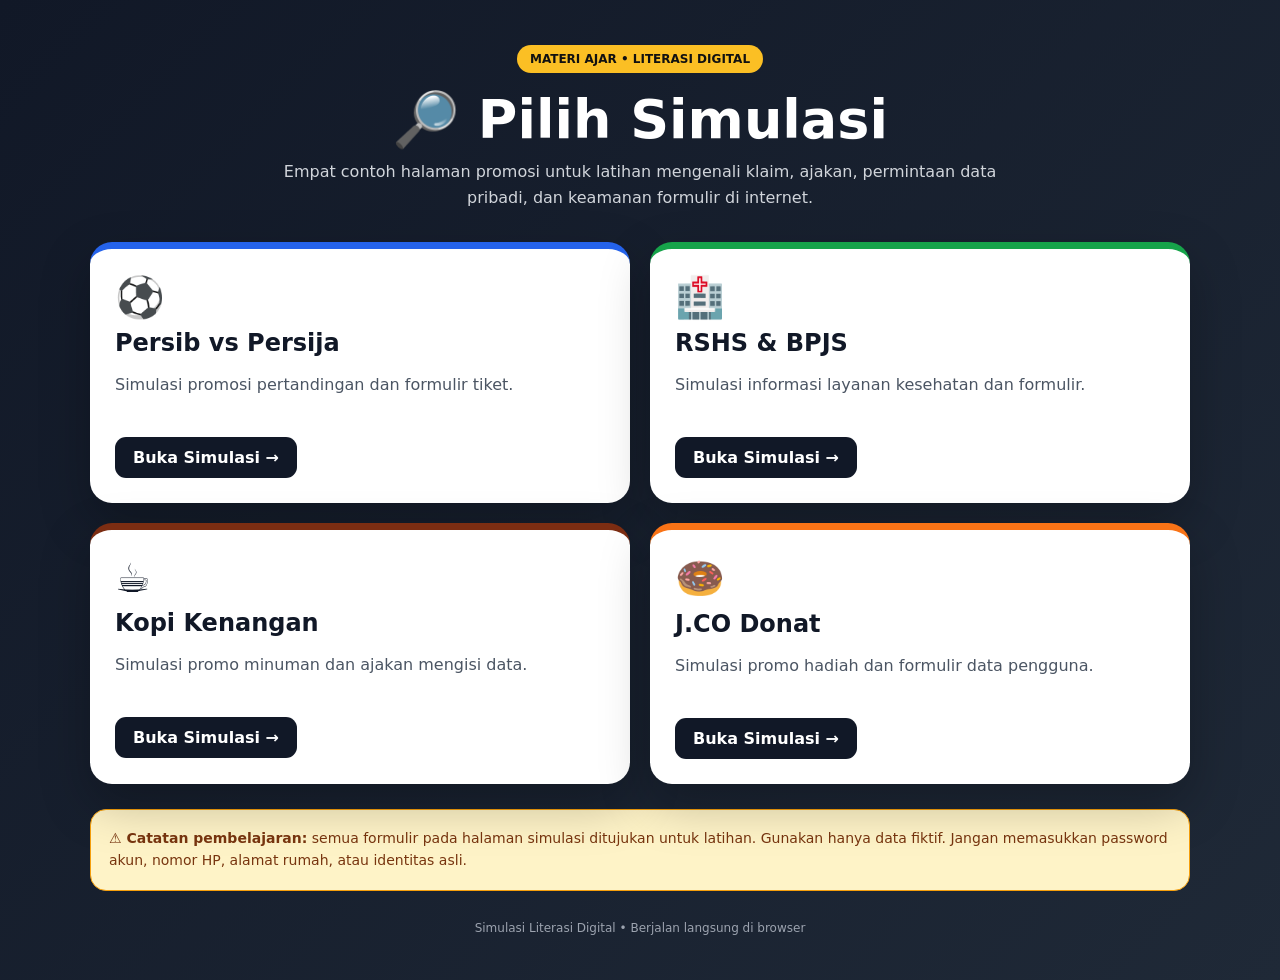
<file: SEMESTER GANJIL/A. RISET INFORMASI DAN VERIFIKASI DIGITAL/simulasi/index.html>
<!doctype html>
<html lang="id">
<head>
<meta charset="utf-8">
<meta name="viewport" content="width=device-width,initial-scale=1">
<title>Simulasi Literasi Digital</title>
<meta name="theme-color" content="#111827">
<style>
*{box-sizing:border-box}
body{
  margin:0;font-family:Inter,system-ui,-apple-system,"Segoe UI",sans-serif;
  background:linear-gradient(135deg,#111827,#1f2937);color:#fff;min-height:100vh
}
.wrap{width:min(1100px,92%);margin:auto;padding:45px 0}
.hero{text-align:center;margin-bottom:32px}
.badge{display:inline-block;background:#fbbf24;color:#111;padding:7px 13px;border-radius:999px;font-size:12px;font-weight:800}
h1{font-size:clamp(30px,6vw,54px);margin:15px 0 8px}
.hero p{color:#d1d5db;max-width:720px;margin:auto;line-height:1.6}
.grid{
  display:grid;grid-template-columns:repeat(2,minmax(0,1fr));gap:20px
}
.card{
  position:relative;overflow:hidden;background:#fff;color:#111827;border-radius:22px;
  padding:25px;min-height:225px;box-shadow:0 20px 50px rgba(0,0,0,.25)
}
.card:nth-child(1){border-top:7px solid #2563eb}
.card:nth-child(2){border-top:7px solid #16a34a}
.card:nth-child(3){border-top:7px solid #7c2d12}
.card:nth-child(4){border-top:7px solid #f97316}
.icon{font-size:40px}
h2{margin:8px 0;font-size:24px}
.card p{color:#4b5563;line-height:1.5;min-height:48px}
.open{
  display:inline-block;text-decoration:none;background:#111827;color:white;
  padding:11px 18px;border-radius:11px;font-weight:800
}
.notice{
  margin-top:25px;padding:18px;background:#fef3c7;color:#78350f;
  border:1px solid #f59e0b;border-radius:16px;line-height:1.55;font-size:14px
}
.footer{text-align:center;color:#9ca3af;font-size:12px;margin-top:30px}
@media(max-width:700px){.grid{grid-template-columns:1fr}.wrap{padding:28px 0}}
</style>
</head>
<body>
<main class="wrap">
  <section class="hero">
    <span class="badge">MATERI AJAR • LITERASI DIGITAL</span>
    <h1>🔎 Pilih Simulasi</h1>
    <p>
      Empat contoh halaman promosi untuk latihan mengenali klaim, ajakan,
      permintaan data pribadi, dan keamanan formulir di internet.
    </p>
  </section>

  <section class="grid">
    <article class="card">
      <div class="icon">⚽</div>
      <h2>Persib vs Persija</h2>
      <p>Simulasi promosi pertandingan dan formulir tiket.</p>
      <a class="open" href="01_persib_vs_persija.html">Buka Simulasi →</a>
    </article>

    <article class="card">
      <div class="icon">🏥</div>
      <h2>RSHS & BPJS</h2>
      <p>Simulasi informasi layanan kesehatan dan formulir.</p>
      <a class="open" href="02_rshs_bpjs.html">Buka Simulasi →</a>
    </article>

    <article class="card">
      <div class="icon">☕</div>
      <h2>Kopi Kenangan</h2>
      <p>Simulasi promo minuman dan ajakan mengisi data.</p>
      <a class="open" href="03_kopi_kenangan.html">Buka Simulasi →</a>
    </article>

    <article class="card">
      <div class="icon">🍩</div>
      <h2>J.CO Donat</h2>
      <p>Simulasi promo hadiah dan formulir data pengguna.</p>
      <a class="open" href="04_jco_donat.html">Buka Simulasi →</a>
    </article>
  </section>

  <div class="notice">
    <b>⚠️ Catatan pembelajaran:</b> semua formulir pada halaman simulasi
    ditujukan untuk latihan. Gunakan hanya data fiktif. Jangan memasukkan
    password akun, nomor HP, alamat rumah, atau identitas asli.
  </div>

  <div class="footer">Simulasi Literasi Digital • Berjalan langsung di browser</div>
</main>
</body>
</html>
</file>
